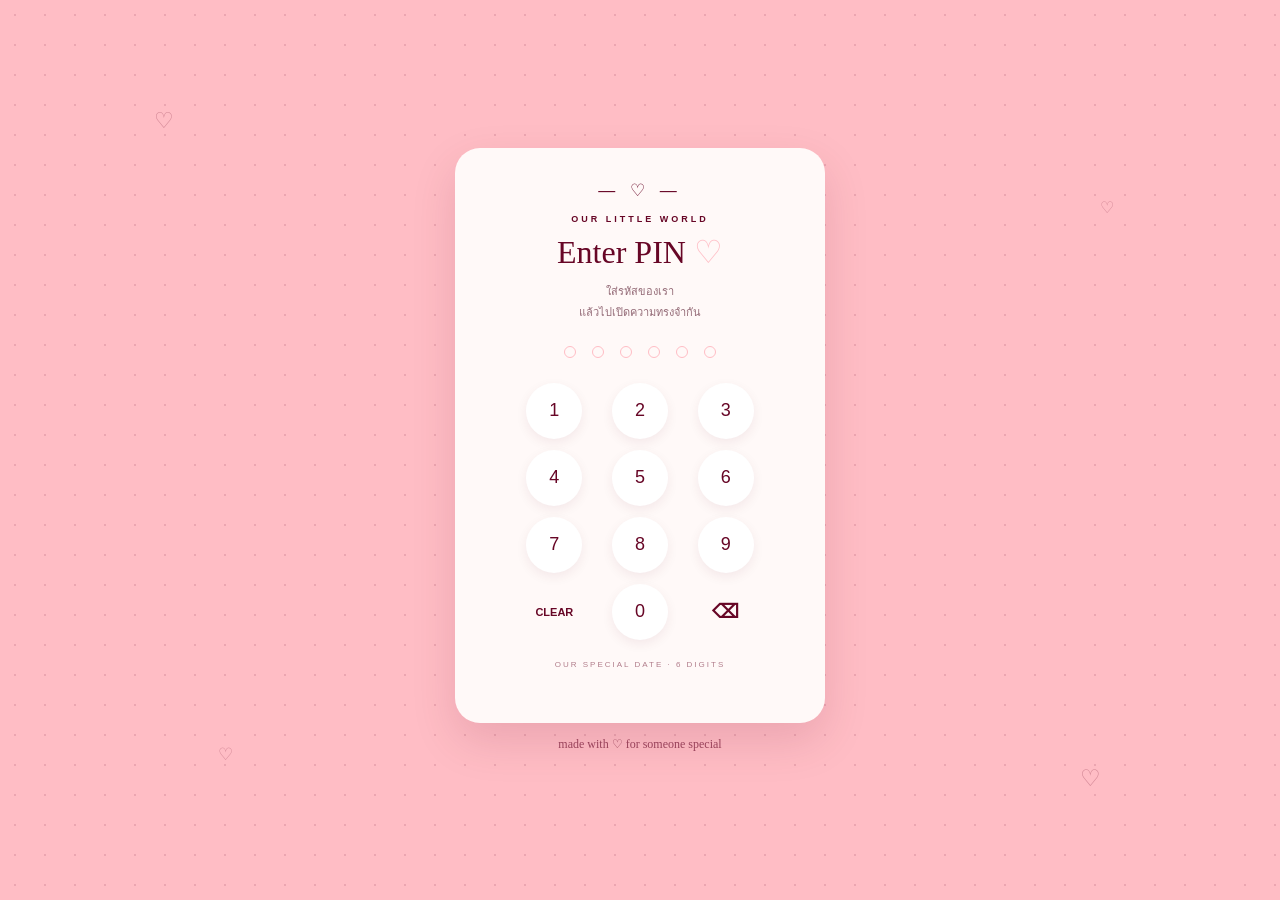
<file: index.html>
<!DOCTYPE html>
<html lang="th">
<head>
<meta charset="UTF-8">
<meta name="viewport" content="width=device-width, initial-scale=1.0">
<title>Our Anniversary ♡</title>

<style>
:root {
  --claret: #670626;
  --pink: #FFBDC5;
  --cream: #FFF9F8;
  --soft-pink: #FDECEF;
}

* {
  box-sizing: border-box;
  margin: 0;
  padding: 0;
}

body {
  min-height: 100vh;
  min-height: 100svh;
  display: flex;
  align-items: center;
  justify-content: center;
  overflow: hidden;
  padding: 20px;
  font-family: Arial, sans-serif;
  color: var(--claret);

  background-color: var(--pink);
  background-image: radial-gradient(
    rgba(103, 6, 38, 0.13) 1.4px,
    transparent 1.5px
  );
  background-size: 30px 30px;
}

.decoration {
  position: fixed;
  color: rgba(103, 6, 38, 0.3);
  pointer-events: none;
  animation: float 4s ease-in-out infinite;
}

.heart1 { top: 12%; left: 12%; font-size: 22px; }
.heart2 { top: 22%; right: 13%; font-size: 16px; animation-delay: 1s; }
.heart3 { bottom: 15%; left: 17%; font-size: 17px; animation-delay: 2s; }
.heart4 { bottom: 12%; right: 14%; font-size: 23px; animation-delay: 3s; }

@keyframes float {
  50% { transform: translateY(-7px); }
}

.container {
  position: relative;
  z-index: 1;
  width: 100%;
  max-width: 370px;
}

.card {
  width: 100%;
  padding: 32px 25px 25px;
  text-align: center;
  border-radius: 25px;
  background: var(--cream);
  box-shadow: 0 18px 45px rgba(103, 6, 38, 0.13);
}

.ornament {
  margin-bottom: 13px;
  font-size: 17px;
  letter-spacing: 5px;
}

.eyebrow {
  margin-bottom: 9px;
  font-size: 9px;
  font-weight: bold;
  letter-spacing: 3px;
  color: var(--claret);
}

h1 {
  margin-bottom: 10px;
  font-family: Georgia, serif;
  font-size: 32px;
  font-weight: normal;
  color: var(--claret);
}

h1 span {
  color: var(--pink);
}

.subtitle {
  margin-bottom: 23px;
  color: #946b77;
  font-size: 11px;
  line-height: 1.9;
}

.dots {
  display: flex;
  justify-content: center;
  align-items: center;
  gap: 16px;
  margin-bottom: 25px;
}

.dots span {
  position: relative;
  display: block;
  width: 12px;
  height: 12px;
  border: 1.7px solid var(--pink);
  border-radius: 50%;
}

.dots span.active {
  border-color: transparent;
}

.dots span.active::after {
  content: "♥";
  position: absolute;
  top: 50%;
  left: 50%;
  transform: translate(-50%, -50%);
  color: var(--claret);
  font-size: 15px;
}

.keypad {
  display: grid;
  grid-template-columns: repeat(3, 1fr);
  gap: 11px 12px;
  max-width: 245px;
  margin: 0 auto;
}

.key {
  width: 56px;
  height: 56px;
  justify-self: center;
  border: none;
  border-radius: 50%;
  background: white;
  color: var(--claret);
  font-size: 18px;
  cursor: pointer;
  box-shadow: 0 4px 12px rgba(103, 6, 38, 0.07);
  transition: 0.15s ease;
}

.key:hover {
  background: var(--soft-pink);
}

.key:active {
  transform: scale(0.9);
  background: var(--pink);
}

.action {
  width: 56px;
  height: 56px;
  justify-self: center;
  border: none;
  background: transparent;
  color: var(--claret);
  font-size: 11px;
  font-weight: bold;
  cursor: pointer;
}

.action.delete {
  font-size: 19px;
}

.hint {
  margin-top: 20px;
  color: #b17d8b;
  font-size: 8px;
  letter-spacing: 2px;
}

#error {
  min-height: 19px;
  margin-top: 10px;
  color: var(--claret);
  font-size: 11px;
}

.card.shake {
  animation: shake 0.35s ease;
}

@keyframes shake {
  25% { transform: translateX(-6px); }
  50% { transform: translateX(6px); }
  75% { transform: translateX(-4px); }
}

.footer {
  margin-top: 14px;
  text-align: center;
  color: var(--claret);
  opacity: 0.65;
  font-family: Georgia, serif;
  font-size: 12px;
}

@media (max-width: 380px) {
  .card {
    padding: 27px 20px 21px;
  }

  .key, .action {
    width: 52px;
    height: 52px;
  }

  .dots {
    gap: 14px;
  }
}

@media (max-height: 650px) {
  .card {
    padding-top: 20px;
    padding-bottom: 15px;
  }

  .subtitle {
    margin-bottom: 13px;
  }

  .dots {
    margin-bottom: 14px;
  }

  .key, .action {
    height: 46px;
    width: 46px;
  }

  .keypad {
    gap: 7px 12px;
  }

  .hint {
    margin-top: 11px;
  }
}
</style>
</head>

<body>

<div class="decoration heart1">♡</div>
<div class="decoration heart2">♡</div>
<div class="decoration heart3">♡</div>
<div class="decoration heart4">♡</div>

<main class="container">
  <section class="card" id="pinCard">

    <div class="ornament">— ♡ —</div>

    <p class="eyebrow">OUR LITTLE WORLD</p>

    <h1>Enter PIN <span>♡</span></h1>

    <p class="subtitle">
      ใส่รหัสของเรา<br>
      แล้วไปเปิดความทรงจำกัน
    </p>

    <div class="dots" id="dots">
      <span></span>
      <span></span>
      <span></span>
      <span></span>
      <span></span>
      <span></span>
    </div>

    <div class="keypad">
      <button class="key" data-num="1">1</button>
      <button class="key" data-num="2">2</button>
      <button class="key" data-num="3">3</button>

      <button class="key" data-num="4">4</button>
      <button class="key" data-num="5">5</button>
      <button class="key" data-num="6">6</button>

      <button class="key" data-num="7">7</button>
      <button class="key" data-num="8">8</button>
      <button class="key" data-num="9">9</button>

      <button class="action" id="clear">CLEAR</button>
      <button class="key" data-num="0">0</button>
      <button class="action delete" id="delete">⌫</button>
    </div>

    <p class="hint">OUR SPECIAL DATE · 6 DIGITS</p>
    <p id="error"></p>

  </section>

  <p class="footer">made with ♡ for someone special</p>
</main>

<script>
const correctPIN = "081025";
let pin = "";

const dots = document.querySelectorAll("#dots span");
const error = document.getElementById("error");
const card = document.getElementById("pinCard");

function refreshDots() {
  dots.forEach((dot, index) => {
    dot.classList.toggle("active", index < pin.length);
  });
}

function clearPIN() {
  pin = "";
  error.textContent = "";
  refreshDots();
}

function removeDigit() {
  pin = pin.slice(0, -1);
  error.textContent = "";
  refreshDots();
}

function enterDigit(number) {
  if (pin.length >= 6) return;

  pin += number;
  error.textContent = "";
  refreshDots();

  if (pin.length === 6) checkPIN();
}

function checkPIN() {
  if (pin === correctPIN) {
    error.textContent = "♡ Welcome to our story ♡";

    setTimeout(() => {
      window.location.href = "story.html";
    }, 500);

    return;
  }

  error.textContent = "รหัสไม่ถูกต้อง ลองอีกครั้งนะ ♡";
  card.classList.remove("shake");
  void card.offsetWidth;
  card.classList.add("shake");

  setTimeout(() => {
    clearPIN();
    card.classList.remove("shake");
  }, 650);
}

document.querySelectorAll("[data-num]").forEach(button => {
  button.addEventListener("click", () => {
    enterDigit(button.dataset.num);
  });
});

document.getElementById("clear").addEventListener("click", clearPIN);
document.getElementById("delete").addEventListener("click", removeDigit);

document.addEventListener("keydown", event => {
  if (/^[0-9]$/.test(event.key)) enterDigit(event.key);
  if (event.key === "Backspace" || event.key === "Delete") removeDigit();
  if (event.key === "Escape") clearPIN();
});

refreshDots();
</script>

</body>
</html>
</file>
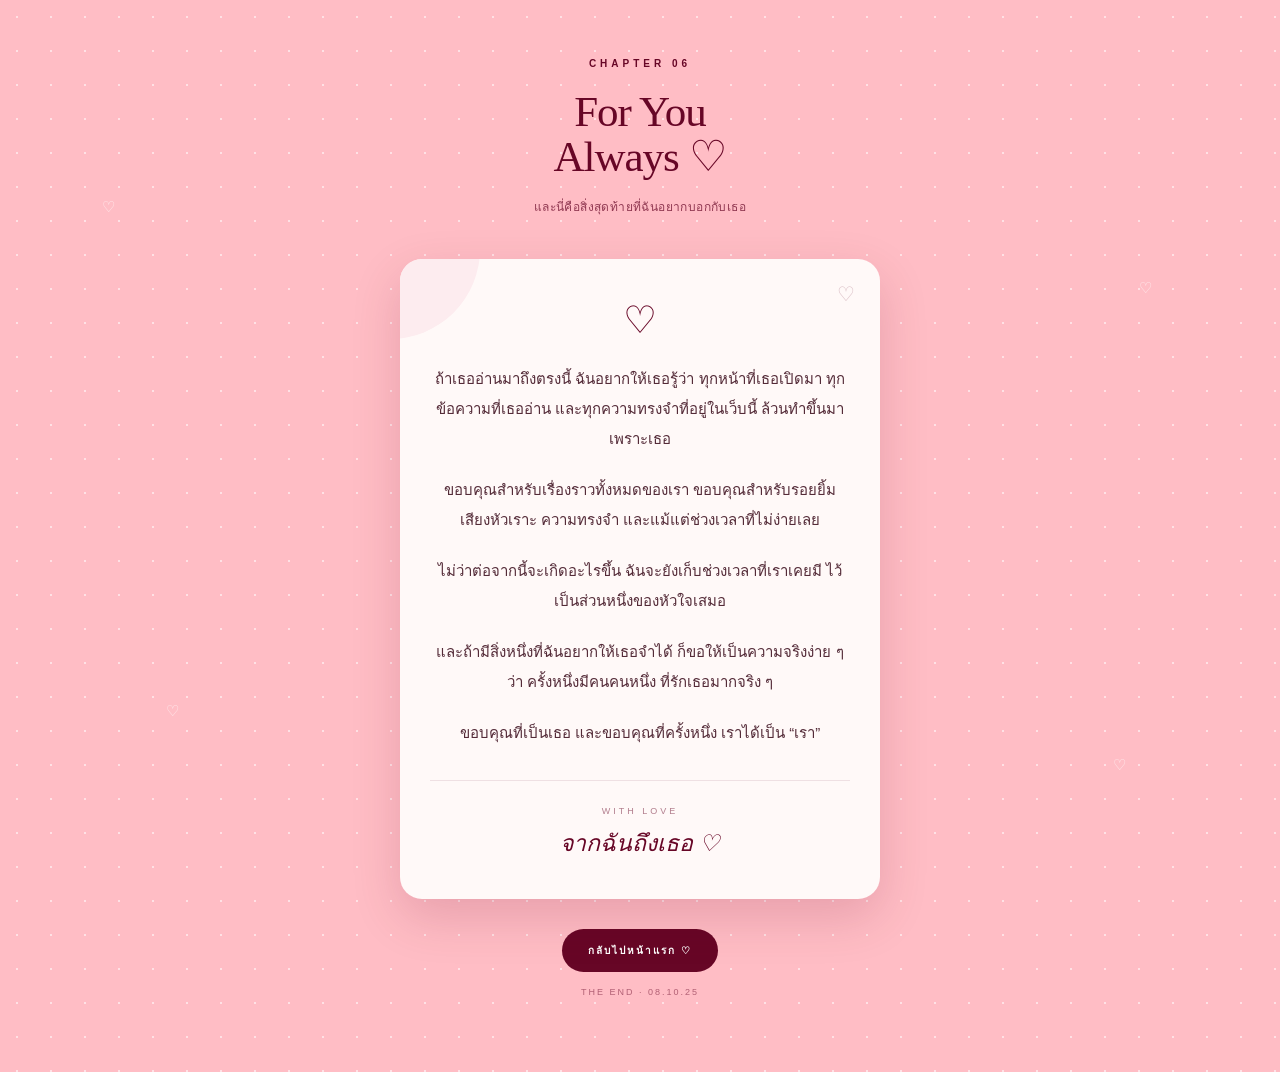
<file: final.html>
<!DOCTYPE html>
<html lang="th">
<head>
<meta charset="UTF-8">
<meta name="viewport" content="width=device-width, initial-scale=1.0">

<title>For You ♡</title>

<style>

:root{
  --claret:#670626;
  --pink:#FFBDC5;
  --cream:#FFF9F8;
  --soft:#FDECEF;
}

*{
  box-sizing:border-box;
  margin:0;
  padding:0;
}

html{
  scroll-behavior:smooth;
}

body{
  min-height:100vh;

  background-color:var(--pink);

  background-image:
    radial-gradient(
      circle,
      rgba(255,255,255,.55) 1.4px,
      transparent 1.5px
    );

  background-size:34px 34px;

  color:var(--claret);

  font-family:
    -apple-system,
    BlinkMacSystemFont,
    "Segoe UI",
    "Noto Sans Thai",
    sans-serif;

  overflow-x:hidden;
}


/* =========================
   FLOATING HEARTS
========================= */

.heart{
  position:fixed;

  color:rgba(255,255,255,.75);

  font-family:Georgia,serif;

  font-size:15px;

  pointer-events:none;

  animation:
    float 5s ease-in-out infinite;
}

.heart1{
  left:8%;
  top:22%;
}

.heart2{
  right:10%;
  top:31%;
  animation-delay:1s;
}

.heart3{
  left:13%;
  bottom:20%;
  animation-delay:2s;
}

.heart4{
  right:12%;
  bottom:14%;
  animation-delay:.7s;
}

@keyframes float{

  0%,100%{
    transform:
      translateY(0)
      rotate(0deg);

    opacity:.35;
  }

  50%{
    transform:
      translateY(-13px)
      rotate(8deg);

    opacity:.9;
  }

}


/* =========================
   PAGE
========================= */

.page{
  width:100%;
  max-width:520px;

  min-height:100vh;

  margin:0 auto;

  padding:
    58px 20px 75px;

  display:flex;
  flex-direction:column;

  align-items:center;

  text-align:center;
}


/* =========================
   CHAPTER
========================= */

.chapter{
  font-size:10px;

  font-weight:700;

  letter-spacing:4px;

  margin-bottom:20px;
}


/* =========================
   MAIN TITLE
========================= */

h1{
  font-family:
    Georgia,
    "Times New Roman",
    serif;

  font-size:43px;

  line-height:1.05;

  font-weight:500;

  letter-spacing:-1px;
}


/* =========================
   SUBTITLE
========================= */

.subtitle{
  margin-top:17px;

  max-width:360px;

  font-size:12px;

  line-height:1.9;

  letter-spacing:.4px;

  opacity:.72;
}


/* =========================
   FINAL CARD
========================= */

.final-card{
  position:relative;

  width:100%;

  margin-top:40px;

  background:var(--cream);

  border-radius:22px;

  padding:
    42px 30px 38px;

  box-shadow:
    0 18px 50px rgba(103,6,38,.16);

  overflow:hidden;
}


/* decorative circle */

.final-card::before{
  content:"";

  position:absolute;

  width:180px;
  height:180px;

  left:-100px;
  top:-100px;

  border-radius:50%;

  background:var(--soft);
}


/* decorative circle */

.final-card::after{
  content:"♡";

  position:absolute;

  right:25px;
  top:23px;

  font-family:
    Georgia,
    serif;

  font-size:20px;

  opacity:.25;
}


/* =========================
   HEART
========================= */

.big-heart{
  position:relative;
  z-index:2;

  font-family:
    Georgia,
    serif;

  font-size:38px;

  line-height:1;

  margin-bottom:25px;
}


/* =========================
   MESSAGE
========================= */

.message{
  position:relative;
  z-index:2;

  color:#542b38;

  font-size:15px;

  line-height:2;

  text-align:center;
}

.message p{
  margin-bottom:21px;
}

.message p:last-child{
  margin-bottom:0;
}


/* =========================
   CLOSING
========================= */

.closing{
  position:relative;
  z-index:2;

  margin-top:32px;

  padding-top:25px;

  border-top:
    1px solid rgba(103,6,38,.1);
}

.closing-small{
  font-size:9px;

  letter-spacing:3px;

  opacity:.5;

  margin-bottom:9px;
}

.closing-name{
  font-family:
    Georgia,
    "Times New Roman",
    serif;

  font-size:23px;

  font-style:italic;
}


/* =========================
   BUTTON
========================= */

.back-area{
  margin-top:30px;
}

.back{
  display:inline-block;

  background:var(--claret);

  color:#fff;

  text-decoration:none;

  padding:
    14px 26px;

  border-radius:999px;

  font-size:10px;

  font-weight:600;

  letter-spacing:2px;

  transition:
    transform .2s ease,
    box-shadow .2s ease;
}

.back:hover{
  transform:translateY(-2px);

  box-shadow:
    0 10px 25px rgba(103,6,38,.22);
}


/* =========================
   BOTTOM TEXT
========================= */

.bottom-text{
  margin-top:15px;

  font-size:9px;

  letter-spacing:2px;

  opacity:.5;
}


/* =========================
   MOBILE
========================= */

@media(max-width:480px){

  .page{
    padding:
      48px 17px 60px;
  }

  h1{
    font-size:36px;
  }

  .subtitle{
    font-size:11px;
  }

  .final-card{
    padding:
      35px 22px 32px;

    border-radius:19px;
  }

  .message{
    font-size:14px;

    line-height:1.9;
  }

  .closing-name{
    font-size:21px;
  }

}

</style>
</head>


<body>


<!-- FLOATING HEARTS -->

<div class="heart heart1">♡</div>
<div class="heart heart2">♡</div>
<div class="heart heart3">♡</div>
<div class="heart heart4">♡</div>


<!-- MAIN PAGE -->

<div class="page">


  <!-- CHAPTER -->

  <div class="chapter">
    CHAPTER 06
  </div>


  <!-- TITLE -->

  <h1>
    For You<br>
    Always ♡
  </h1>


  <!-- SUBTITLE -->

  <div class="subtitle">
    และนี่คือสิ่งสุดท้ายที่ฉันอยากบอกกับเธอ
  </div>


  <!-- FINAL CARD -->

  <div class="final-card">


    <!-- HEART -->

    <div class="big-heart">
      ♡
    </div>


    <!-- MESSAGE -->

    <div class="message">

      <p>
        ถ้าเธออ่านมาถึงตรงนี้
        ฉันอยากให้เธอรู้ว่า
        ทุกหน้าที่เธอเปิดมา
        ทุกข้อความที่เธออ่าน
        และทุกความทรงจำที่อยู่ในเว็บนี้
        ล้วนทำขึ้นมาเพราะเธอ
      </p>


      <p>
        ขอบคุณสำหรับเรื่องราวทั้งหมดของเรา
        ขอบคุณสำหรับรอยยิ้ม
        เสียงหัวเราะ
        ความทรงจำ
        และแม้แต่ช่วงเวลาที่ไม่ง่ายเลย
      </p>


      <p>
        ไม่ว่าต่อจากนี้จะเกิดอะไรขึ้น
        ฉันจะยังเก็บช่วงเวลาที่เราเคยมี
        ไว้เป็นส่วนหนึ่งของหัวใจเสมอ
      </p>


      <p>
        และถ้ามีสิ่งหนึ่งที่ฉันอยากให้เธอจำได้
        ก็ขอให้เป็นความจริงง่าย ๆ ว่า
        ครั้งหนึ่งมีคนคนหนึ่ง
        ที่รักเธอมากจริง ๆ
      </p>


      <p>
        ขอบคุณที่เป็นเธอ
        และขอบคุณที่ครั้งหนึ่ง
        เราได้เป็น “เรา”
      </p>

    </div>


    <!-- CLOSING -->

    <div class="closing">

      <div class="closing-small">
        WITH LOVE
      </div>

      <div class="closing-name">
        จากฉันถึงเธอ ♡
      </div>

    </div>


  </div>


  <!-- BUTTON -->

  <div class="back-area">

    <a href="index.html" class="back">
      กลับไปหน้าแรก ♡
    </a>

    <div class="bottom-text">
      THE END · 08.10.25
    </div>

  </div>


</div>

</body>
</html>
</file>
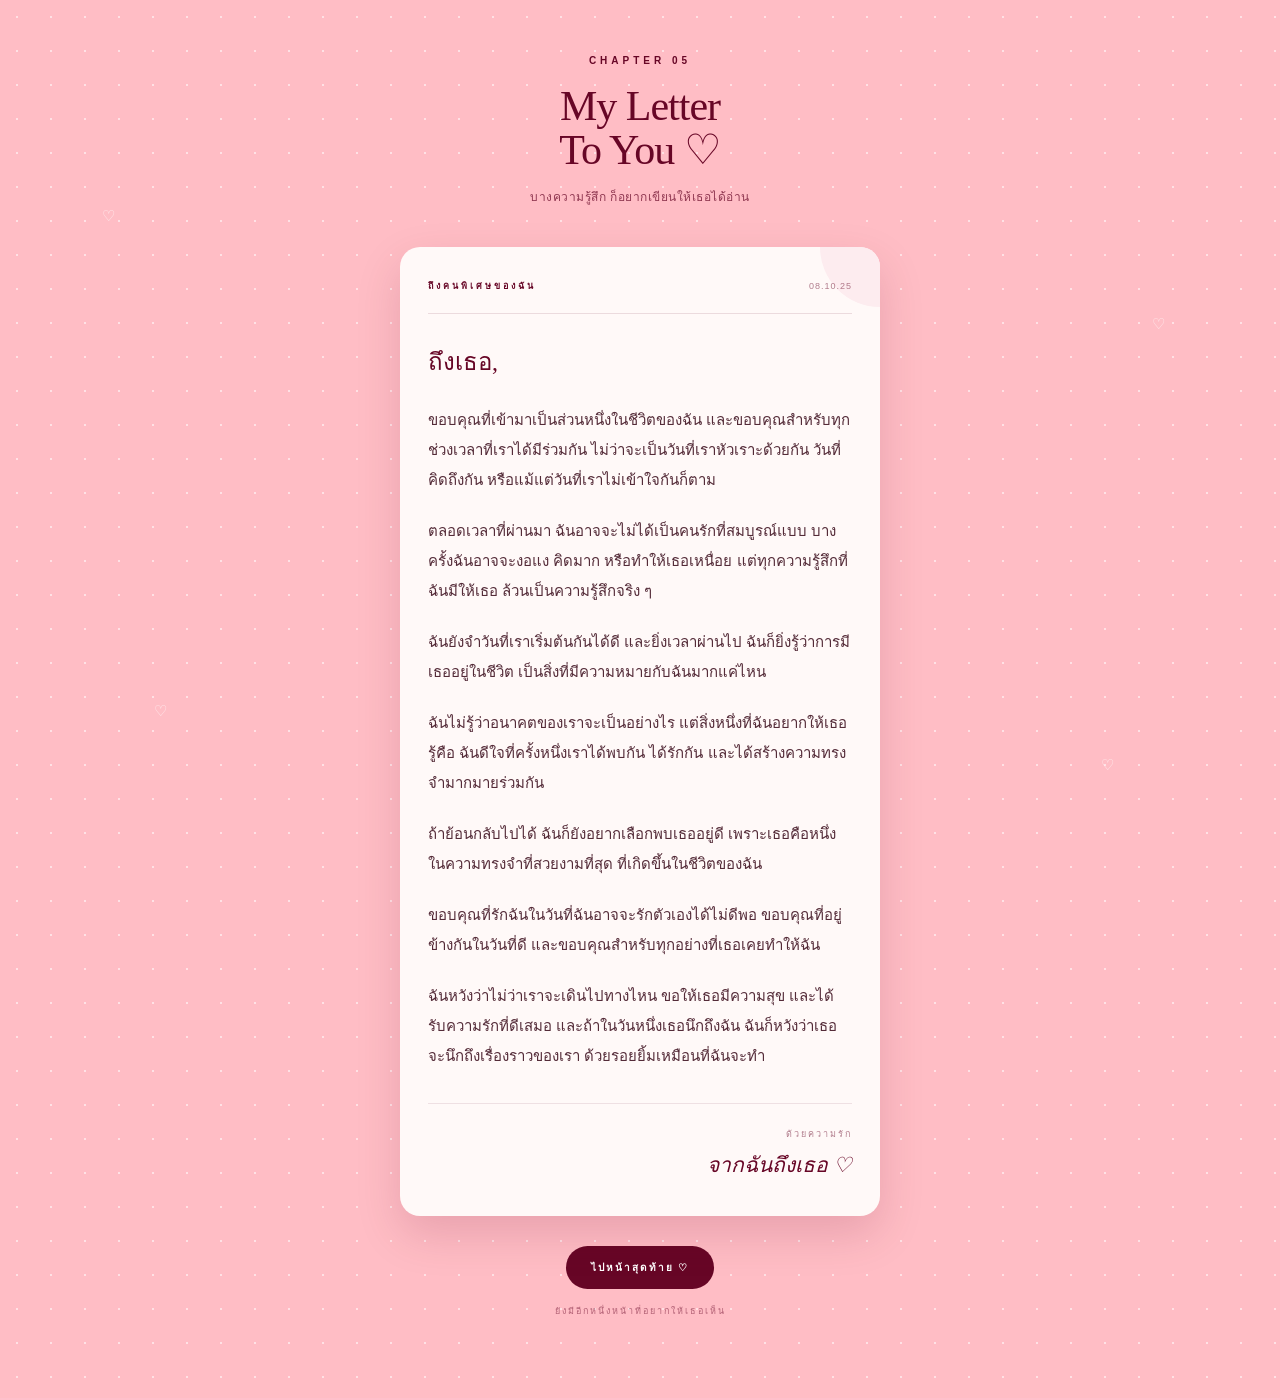
<file: letter.html>
<!DOCTYPE html>
<html lang="th">
<head>
<meta charset="UTF-8">
<meta name="viewport" content="width=device-width, initial-scale=1.0">

<title>My Letter ♡</title>

<style>

:root{
  --claret:#670626;
  --pink:#FFBDC5;
  --cream:#FFF9F8;
  --soft:#FDECEF;
}

*{
  box-sizing:border-box;
  margin:0;
  padding:0;
}

html{
  scroll-behavior:smooth;
}

body{
  min-height:100vh;
  background-color:var(--pink);

  background-image:
    radial-gradient(
      circle,
      rgba(255,255,255,.55) 1.4px,
      transparent 1.5px
    );

  background-size:34px 34px;

  color:var(--claret);

  font-family:
    -apple-system,
    BlinkMacSystemFont,
    "Segoe UI",
    "Noto Sans Thai",
    sans-serif;

  overflow-x:hidden;
}

.page{
  width:100%;
  max-width:520px;
  margin:0 auto;
  padding:55px 20px 80px;
}

.chapter{
  text-align:center;
  font-size:10px;
  font-weight:700;
  letter-spacing:4px;
  margin-bottom:18px;
}

h1{
  text-align:center;

  font-family:
    Georgia,
    "Times New Roman",
    serif;

  font-size:42px;
  line-height:1.05;
  font-weight:500;
  letter-spacing:-1px;
}

.subtitle{
  text-align:center;
  margin-top:15px;
  font-size:12px;
  line-height:1.8;
  letter-spacing:.5px;
  opacity:.72;
}

.letter{
  position:relative;
  margin-top:38px;
  background:var(--cream);
  border-radius:20px;
  padding:32px 28px 35px;
  box-shadow:0 18px 45px rgba(103,6,38,.15);
  overflow:hidden;
}

.letter::before{
  content:"♡";
  position:absolute;
  right:24px;
  top:20px;
  font-family:Georgia,serif;
  font-size:18px;
  opacity:.25;
}

.letter::after{
  content:"";
  position:absolute;
  width:120px;
  height:120px;
  right:-60px;
  top:-60px;
  border-radius:50%;
  background:var(--soft);
}

.letter-header{
  position:relative;
  z-index:2;
  display:flex;
  justify-content:space-between;
  align-items:center;
  padding-bottom:20px;
  margin-bottom:28px;
  border-bottom:1px solid rgba(103,6,38,.12);
}

.label{
  font-size:9px;
  font-weight:700;
  letter-spacing:3px;
}

.date{
  font-size:9px;
  letter-spacing:1px;
  opacity:.5;
}

.greeting{
  position:relative;
  z-index:2;

  font-family:
    Georgia,
    "Times New Roman",
    serif;

  font-size:24px;
  margin-bottom:24px;
}

.letter-text{
  position:relative;
  z-index:2;

  font-family:
    -apple-system,
    BlinkMacSystemFont,
    "Segoe UI",
    "Noto Sans Thai",
    sans-serif;

  color:#542b38;
  font-size:15px;
  line-height:2;
}

.letter-text p{
  margin-bottom:21px;
}

.letter-text p:last-child{
  margin-bottom:0;
}

.signature{
  position:relative;
  z-index:2;
  margin-top:32px;
  padding-top:23px;
  border-top:1px solid rgba(103,6,38,.1);
  text-align:right;
}

.signature-small{
  font-size:9px;
  letter-spacing:2px;
  opacity:.5;
  margin-bottom:7px;
}

.signature-name{
  font-family:
    Georgia,
    "Times New Roman",
    serif;

  font-size:21px;
  font-style:italic;
}

.next-area{
  text-align:center;
  margin-top:30px;
}

.next{
  display:inline-block;
  background:var(--claret);
  color:#fff;
  text-decoration:none;
  padding:14px 25px;
  border-radius:999px;
  font-size:10px;
  font-weight:600;
  letter-spacing:2px;

  transition:
    transform .2s ease,
    box-shadow .2s ease;
}

.next:hover{
  transform:translateY(-2px);
  box-shadow:0 10px 25px rgba(103,6,38,.22);
}

.hint{
  margin-top:15px;
  font-size:9px;
  letter-spacing:2px;
  opacity:.5;
}

.heart{
  position:fixed;
  color:rgba(255,255,255,.75);
  font-family:Georgia,serif;
  font-size:15px;
  pointer-events:none;
  animation:float 5s ease-in-out infinite;
}

.heart1{
  left:8%;
  top:23%;
}

.heart2{
  right:9%;
  top:35%;
  animation-delay:1s;
}

.heart3{
  left:12%;
  bottom:20%;
  animation-delay:2s;
}

.heart4{
  right:13%;
  bottom:14%;
  animation-delay:.7s;
}

@keyframes float{

  0%,100%{
    transform:
      translateY(0)
      rotate(0deg);
    opacity:.4;
  }

  50%{
    transform:
      translateY(-13px)
      rotate(8deg);
    opacity:.9;
  }

}

@media(max-width:480px){

  .page{
    padding:45px 17px 65px;
  }

  h1{
    font-size:35px;
  }

  .letter{
    padding:28px 22px 32px;
    border-radius:18px;
  }

  .letter-text{
    font-size:14px;
    line-height:1.9;
  }

  .greeting{
    font-size:21px;
  }

  .letter-header{
    gap:10px;
  }

}

</style>
</head>

<body>

<div class="heart heart1">♡</div>
<div class="heart heart2">♡</div>
<div class="heart heart3">♡</div>
<div class="heart heart4">♡</div>


<div class="page">

  <div class="chapter">
    CHAPTER 05
  </div>

  <h1>
    My Letter<br>
    To You ♡
  </h1>

  <div class="subtitle">
    บางความรู้สึก ก็อยากเขียนให้เธอได้อ่าน
  </div>


  <div class="letter">

    <div class="letter-header">

      <div class="label">
        ถึงคนพิเศษของฉัน
      </div>

      <div class="date">
        08.10.25
      </div>

    </div>


    <div class="greeting">
      ถึงเธอ,
    </div>


    <div class="letter-text">

      <p>
        ขอบคุณที่เข้ามาเป็นส่วนหนึ่งในชีวิตของฉัน
        และขอบคุณสำหรับทุกช่วงเวลาที่เราได้มีร่วมกัน
        ไม่ว่าจะเป็นวันที่เราหัวเราะด้วยกัน
        วันที่คิดถึงกัน
        หรือแม้แต่วันที่เราไม่เข้าใจกันก็ตาม
      </p>

      <p>
        ตลอดเวลาที่ผ่านมา
        ฉันอาจจะไม่ได้เป็นคนรักที่สมบูรณ์แบบ
        บางครั้งฉันอาจจะงอแง คิดมาก
        หรือทำให้เธอเหนื่อย
        แต่ทุกความรู้สึกที่ฉันมีให้เธอ
        ล้วนเป็นความรู้สึกจริง ๆ
      </p>

      <p>
        ฉันยังจำวันที่เราเริ่มต้นกันได้ดี
        และยิ่งเวลาผ่านไป
        ฉันก็ยิ่งรู้ว่าการมีเธออยู่ในชีวิต
        เป็นสิ่งที่มีความหมายกับฉันมากแค่ไหน
      </p>

      <p>
        ฉันไม่รู้ว่าอนาคตของเราจะเป็นอย่างไร
        แต่สิ่งหนึ่งที่ฉันอยากให้เธอรู้คือ
        ฉันดีใจที่ครั้งหนึ่งเราได้พบกัน
        ได้รักกัน
        และได้สร้างความทรงจำมากมายร่วมกัน
      </p>

      <p>
        ถ้าย้อนกลับไปได้
        ฉันก็ยังอยากเลือกพบเธออยู่ดี
        เพราะเธอคือหนึ่งในความทรงจำที่สวยงามที่สุด
        ที่เกิดขึ้นในชีวิตของฉัน
      </p>

      <p>
        ขอบคุณที่รักฉันในวันที่ฉันอาจจะรักตัวเองได้ไม่ดีพอ
        ขอบคุณที่อยู่ข้างกันในวันที่ดี
        และขอบคุณสำหรับทุกอย่างที่เธอเคยทำให้ฉัน
      </p>

      <p>
        ฉันหวังว่าไม่ว่าเราจะเดินไปทางไหน
        ขอให้เธอมีความสุข
        และได้รับความรักที่ดีเสมอ
        และถ้าในวันหนึ่งเธอนึกถึงฉัน
        ฉันก็หวังว่าเธอจะนึกถึงเรื่องราวของเรา
        ด้วยรอยยิ้มเหมือนที่ฉันจะทำ
      </p>

    </div>


    <div class="signature">

      <div class="signature-small">
        ด้วยความรัก
      </div>

      <div class="signature-name">
        จากฉันถึงเธอ ♡
      </div>

    </div>

  </div>


  <div class="next-area">

    <a href="final.html" class="next">
      ไปหน้าสุดท้าย ♡
    </a>

    <div class="hint">
      ยังมีอีกหนึ่งหน้าที่อยากให้เธอเห็น
    </div>

  </div>

</div>

</body>
</html>
</file>
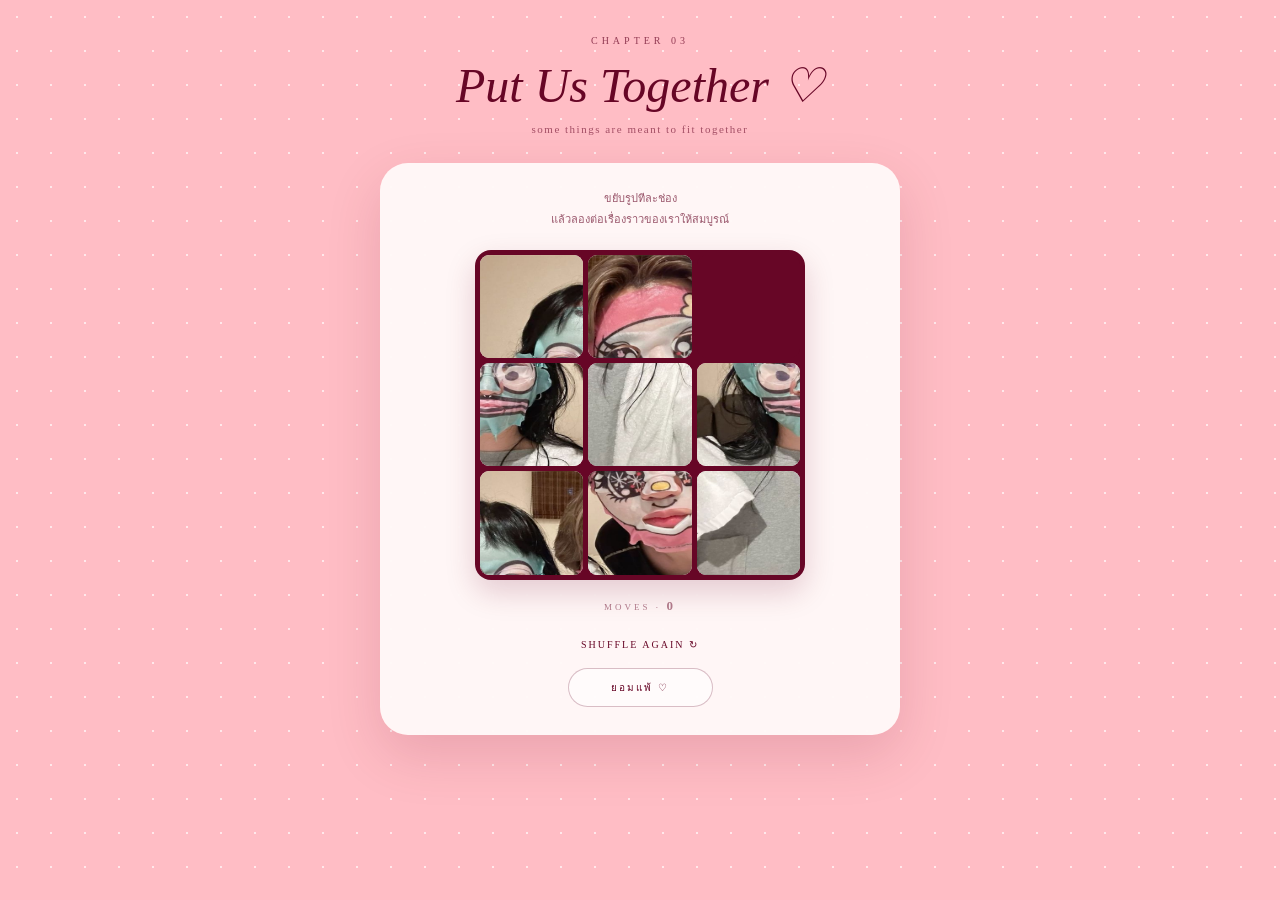
<file: puzzle.html>
<!DOCTYPE html>
<html lang="th">
<head>
<meta charset="UTF-8">
<meta name="viewport" content="width=device-width, initial-scale=1.0">

<title>Put Us Together ♡</title>

<style>
* {
  box-sizing: border-box;
  margin: 0;
  padding: 0;
}

body {
  min-height: 100vh;
  padding: 35px 18px 50px;
  font-family: Georgia, "Times New Roman", serif;
  color: #670626;

  background-color: #ffbdc5;
  background-image: radial-gradient(
    circle,
    rgba(255,255,255,0.65) 1.5px,
    transparent 1.5px
  );
  background-size: 34px 34px;

  display: flex;
  justify-content: center;
}

.page {
  width: 100%;
  max-width: 520px;
  text-align: center;
}

.chapter {
  font-size: 10px;
  letter-spacing: 4px;
  opacity: 0.7;
  margin-bottom: 14px;
}

h1 {
  font-size: clamp(34px, 10vw, 48px);
  font-weight: 400;
  font-style: italic;
  line-height: 1.1;
  margin-bottom: 10px;
}

.subtitle {
  font-size: 11px;
  letter-spacing: 1.5px;
  opacity: 0.6;
  margin-bottom: 28px;
}

.card {
  background: rgba(255,249,248,0.96);
  border-radius: 28px;
  padding: 25px 18px 28px;
  box-shadow: 0 20px 55px rgba(103,6,38,0.14);
}

.instruction {
  font-size: 11px;
  line-height: 1.9;
  opacity: 0.65;
  margin-bottom: 20px;
}

/* PUZZLE */

.puzzle {
  width: min(82vw, 330px);
  aspect-ratio: 1 / 1;

  margin: 0 auto 18px;

  display: grid;
  grid-template-columns: repeat(3, 1fr);
  gap: 5px;

  padding: 5px;

  background: #670626;
  border-radius: 16px;

  box-shadow: 0 12px 30px rgba(103,6,38,0.18);
}

.tile {
  position: relative;
  overflow: hidden;

  width: 100%;
  aspect-ratio: 1 / 1;

  border-radius: 9px;

  background: #f6e3e6;

  cursor: pointer;
}

.tile:hover {
  transform: scale(0.98);
}

.tile.empty {
  cursor: default;
  background: rgba(103,6,38,0.08);
}

.tile.empty:hover {
  transform: none;
}

/*
  ทุกชิ้นใช้รูป story-01.jpg
  แล้วเลื่อนตำแหน่งเพื่อแบ่งเป็น 9 ช่อง
*/

.tile img {
  position: absolute;

  width: 300%;
  height: 300%;

  max-width: none;

  pointer-events: none;
}

.part-0 {
  left: 0;
  top: 0;
}

.part-1 {
  left: -100%;
  top: 0;
}

.part-2 {
  left: -200%;
  top: 0;
}

.part-3 {
  left: 0;
  top: -100%;
}

.part-4 {
  left: -100%;
  top: -100%;
}

.part-5 {
  left: -200%;
  top: -100%;
}

.part-6 {
  left: 0;
  top: -200%;
}

.part-7 {
  left: -100%;
  top: -200%;
}

/* MOVES */

.moves {
  font-size: 9px;
  letter-spacing: 3px;
  opacity: 0.5;
  margin-bottom: 17px;
}

.moves span {
  font-size: 13px;
  font-weight: bold;
  color: #670626;
}

/* BUTTONS */

.buttons {
  display: flex;
  flex-direction: column;
  align-items: center;
  gap: 10px;
}

.shuffle {
  border: 0;
  background: transparent;

  color: #670626;

  font-family: Georgia, "Times New Roman", serif;
  font-size: 10px;
  letter-spacing: 2px;

  padding: 8px 18px;

  cursor: pointer;
}

.shuffle:hover {
  opacity: 0.6;
}

/* ยอมแพ้ */

.give-up {
  display: inline-flex;
  align-items: center;
  justify-content: center;

  min-width: 145px;

  padding: 11px 24px;

  border: 1px solid rgba(103,6,38,0.25);
  border-radius: 999px;

  background: rgba(255,255,255,0.6);

  color: #670626;

  text-decoration: none;

  font-size: 10px;
  letter-spacing: 2px;

  transition: 0.25s ease;
}

.give-up:hover {
  background: #670626;
  color: #fff9f8;

  transform: translateY(-2px);
}

/* SUCCESS */

.success {
  display: none;
  margin-top: 22px;
}

.success.show {
  display: block;
}

.heart {
  font-size: 40px;
  margin-bottom: 8px;
}

.success h2 {
  font-size: 28px;
  font-weight: 400;
  font-style: italic;
  margin-bottom: 8px;
}

.success p {
  font-size: 11px;
  line-height: 1.9;
  opacity: 0.65;
  margin-bottom: 18px;
}

.continue {
  display: inline-flex;
  padding: 12px 25px;

  border-radius: 999px;

  background: #670626;
  color: #fff9f8;

  text-decoration: none;

  font-size: 10px;
  letter-spacing: 2px;
}

@media (max-width: 480px) {
  body {
    padding: 30px 14px 45px;
  }

  .card {
    padding-left: 14px;
    padding-right: 14px;
  }

  .puzzle {
    width: min(84vw, 315px);
  }

  h1 {
    font-size: 36px;
  }
}
</style>
</head>

<body>

<div class="page">

  <div class="chapter">
    CHAPTER 03
  </div>

  <h1>
    Put Us Together ♡
  </h1>

  <div class="subtitle">
    some things are meant to fit together
  </div>

  <div class="card">

    <div class="instruction">
      ขยับรูปทีละช่อง<br>
      แล้วลองต่อเรื่องราวของเราให้สมบูรณ์
    </div>

    <div
      id="puzzle"
      class="puzzle">
    </div>

    <div class="moves">
      MOVES ·
      <span id="moveCount">0</span>
    </div>

    <div class="buttons">

      <button
        id="shuffleButton"
        class="shuffle"
        type="button">
        SHUFFLE AGAIN ↻
      </button>

      <a
        class="give-up"
        href="song.html">
        ยอมแพ้ ♡
      </a>

    </div>

    <div
      id="success"
      class="success">

      <div class="heart">
        ♡
      </div>

      <h2>
        We Fit Together
      </h2>

      <p>
        ต่อให้ต้องผ่านกี่ชิ้นส่วน<br>
        สุดท้ายเราก็ยังกลับมาอยู่ด้วยกัน
      </p>

      <a
        class="continue"
        href="song.html">
        CONTINUE ♡
      </a>

    </div>

  </div>

</div>


<script>
const puzzle = document.getElementById("puzzle");
const moveCount = document.getElementById("moveCount");
const success = document.getElementById("success");
const shuffleButton = document.getElementById("shuffleButton");

let board = [0,1,2,3,4,5,6,7,8];
let moves = 0;

/*
  8 = ช่องว่าง
*/

const neighbors = {
  0: [1,3],
  1: [0,2,4],
  2: [1,5],
  3: [0,4,6],
  4: [1,3,5,7],
  5: [2,4,8],
  6: [3,7],
  7: [4,6,8],
  8: [5,7]
};


/* สร้าง Puzzle */

function renderPuzzle() {

  puzzle.innerHTML = "";

  for (let i = 0; i < board.length; i++) {

    const value = board[i];

    const tile = document.createElement("div");

    tile.className = "tile";

    if (value === 8) {

      tile.classList.add("empty");

    } else {

      const image = document.createElement("img");

      image.src = "story-01.jpg";
      image.alt = "Our story";

      image.className = "part-" + value;

      tile.appendChild(image);

      tile.addEventListener("click", function() {
        moveTile(i);
      });
    }

    puzzle.appendChild(tile);
  }

  moveCount.textContent = moves;
}


/* ขยับชิ้นส่วน */

function moveTile(index) {

  const emptyIndex = board.indexOf(8);

  if (!neighbors[emptyIndex].includes(index)) {
    return;
  }

  const temp = board[index];

  board[index] = board[emptyIndex];
  board[emptyIndex] = temp;

  moves++;

  renderPuzzle();

  checkWin();
}


/* ตรวจคำตอบ */

function checkWin() {

  const isSolved = board.every(function(value, index) {
    return value === index;
  });

  if (isSolved && moves > 0) {

    success.classList.add("show");

    shuffleButton.style.display = "none";

    document.querySelector(".give-up").style.display = "none";
  }
}


/* สุ่ม Puzzle */

function shufflePuzzle() {

  board = [0,1,2,3,4,5,6,7,8];

  let previous = -1;

  for (let i = 0; i < 80; i++) {

    const emptyIndex = board.indexOf(8);

    let choices = neighbors[emptyIndex].filter(function(index) {
      return index !== previous;
    });

    const randomIndex =
      choices[Math.floor(Math.random() * choices.length)];

    const temp = board[randomIndex];

    board[randomIndex] = board[emptyIndex];
    board[emptyIndex] = temp;

    previous = emptyIndex;
  }
}


/* เริ่มเกมใหม่ */

function newGame() {

  moves = 0;

  success.classList.remove("show");

  shuffleButton.style.display = "inline-block";

  document.querySelector(".give-up").style.display = "inline-flex";

  shufflePuzzle();

  renderPuzzle();
}


/* ปุ่มสุ่มใหม่ */

shuffleButton.addEventListener("click", function() {
  newGame();
});


/* เริ่มเกม */

newGame();
</script>

</body>
</html>
</file>
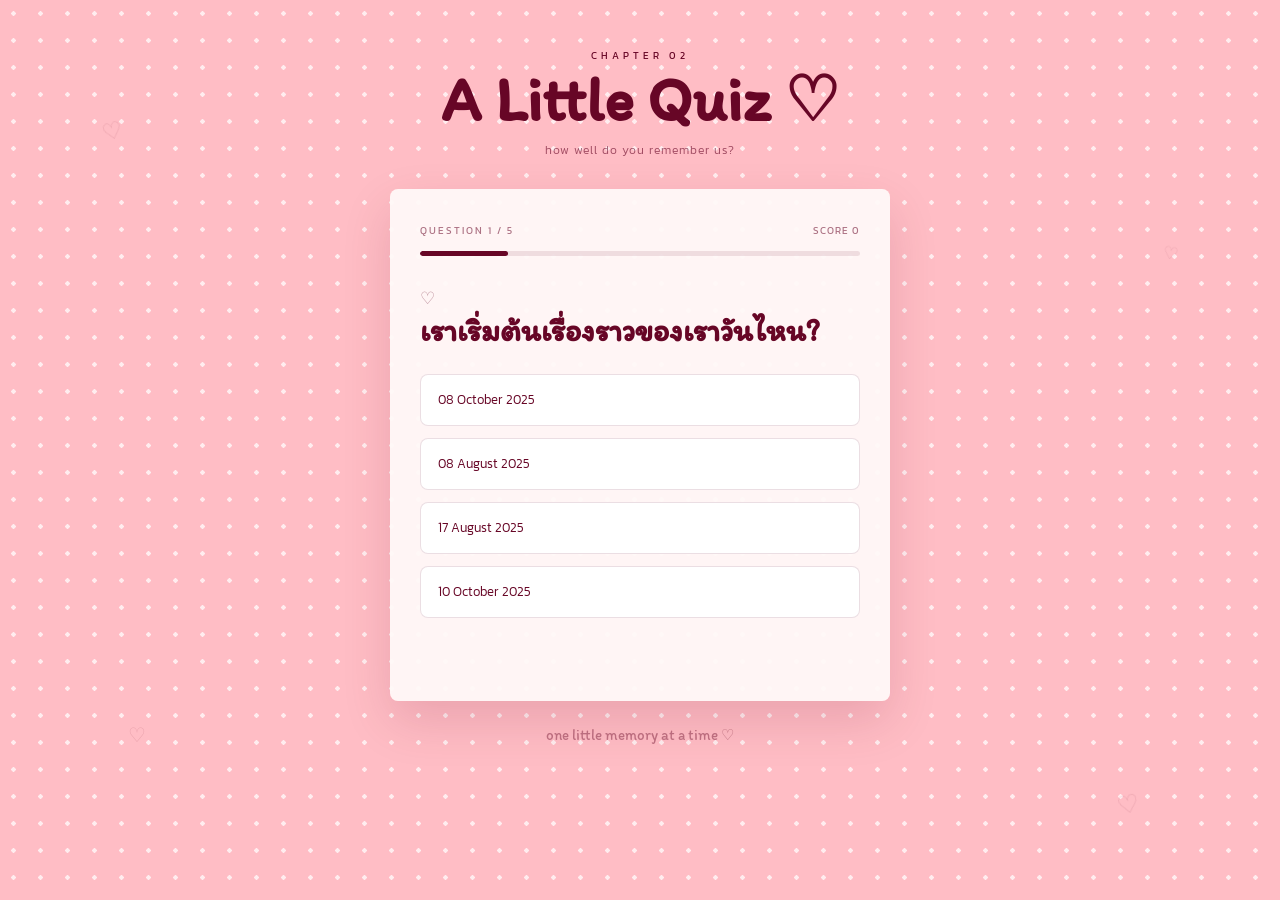
<file: quiz.html>
<!DOCTYPE html>
<html lang="en">
<head>
  <meta charset="UTF-8">
  <meta name="viewport" content="width=device-width, initial-scale=1.0">

  <title>A Little Quiz ♡</title>

  <link rel="preconnect" href="https://fonts.googleapis.com">
  <link rel="preconnect" href="https://fonts.gstatic.com" crossorigin>
  <link href="https://fonts.googleapis.com/css2?family=Itim&family=Kanit:wght@300;400;500&display=swap" rel="stylesheet">

  <style>
    :root {
      --claret: #670626;
      --pink: #ffbdc5;
      --cream: #fff9f8;
      --soft-pink: #fdecef;
      --white: #ffffff;
    }

    * {
      box-sizing: border-box;
      margin: 0;
      padding: 0;
    }

    body {
      min-height: 100vh;

      font-family: "Kanit", sans-serif;

      color: var(--claret);

      background-color: var(--pink);

      background-image:
        radial-gradient(
          circle,
          rgba(255,255,255,0.72) 2px,
          transparent 2.4px
        );

      background-size: 27px 27px;

      overflow-x: hidden;
    }

    /* =========================
       PAGE
    ========================= */

    .page {
      min-height: 100vh;

      display: flex;
      flex-direction: column;
      align-items: center;

      padding: 48px 20px 60px;

      position: relative;
    }

    /* =========================
       DECORATIONS
    ========================= */

    .heart {
      position: fixed;

      font-family: "Itim", cursive;

      color: rgba(103,6,38,0.14);

      pointer-events: none;
    }

    .heart.one {
      top: 13%;
      left: 8%;
      font-size: 23px;
      transform: rotate(-15deg);
    }

    .heart.two {
      top: 27%;
      right: 8%;
      font-size: 17px;
      transform: rotate(12deg);
    }

    .heart.three {
      bottom: 17%;
      left: 10%;
      font-size: 20px;
    }

    .heart.four {
      bottom: 9%;
      right: 11%;
      font-size: 25px;
      transform: rotate(-12deg);
    }

    /* =========================
       HEADER
    ========================= */

    .header {
      text-align: center;

      margin-bottom: 30px;

      position: relative;
      z-index: 2;
    }

    .chapter {
      font-size: 10px;

      letter-spacing: 4px;

      margin-bottom: 8px;
    }

    .title {
      font-family: "Itim", cursive;

      font-size: clamp(45px, 10vw, 62px);

      line-height: 0.95;

      margin-bottom: 11px;
    }

    .subtitle {
      font-size: 12px;

      font-weight: 300;

      letter-spacing: 1px;

      color: rgba(103,6,38,0.62);
    }

    /* =========================
       QUIZ CARD
    ========================= */

    .quiz-card {
      width: min(500px, 100%);

      padding: 34px 30px 30px;

      background: rgba(255,249,248,0.94);

      border-radius: 8px;

      box-shadow:
        0 20px 50px rgba(103,6,38,0.14);

      position: relative;
      z-index: 2;
    }

    /* =========================
       PROGRESS
    ========================= */

    .progress-row {
      display: flex;

      align-items: center;
      justify-content: space-between;

      margin-bottom: 13px;
    }

    .progress-text {
      font-size: 10px;

      letter-spacing: 2px;

      color: rgba(103,6,38,0.55);
    }

    .score {
      font-size: 10px;

      letter-spacing: 1px;

      color: rgba(103,6,38,0.55);
    }

    .progress-bar {
      width: 100%;
      height: 5px;

      border-radius: 999px;

      background: rgba(103,6,38,0.1);

      overflow: hidden;

      margin-bottom: 32px;
    }

    .progress-fill {
      width: 20%;
      height: 100%;

      background: var(--claret);

      border-radius: 999px;

      transition: width 0.4s ease;
    }

    /* =========================
       QUESTION
    ========================= */

    .question-number {
      font-family: "Itim", cursive;

      font-size: 17px;

      color: rgba(103,6,38,0.45);

      margin-bottom: 5px;
    }

    .question {
      font-family: "Itim", cursive;

      font-size: 31px;

      line-height: 1.15;

      color: var(--claret);

      margin-bottom: 25px;
    }

    /* =========================
       OPTIONS
    ========================= */

    .options {
      display: flex;

      flex-direction: column;

      gap: 12px;
    }

    .option {
      width: 100%;

      min-height: 52px;

      padding: 12px 17px;

      border: 1.5px solid rgba(103,6,38,0.13);

      border-radius: 8px;

      background: var(--white);

      color: var(--claret);

      font-family: "Kanit", sans-serif;

      font-size: 13px;

      font-weight: 300;

      text-align: left;

      cursor: pointer;

      transition:
        transform 0.2s ease,
        border-color 0.2s ease,
        background 0.2s ease,
        box-shadow 0.2s ease;
    }

    .option:hover {
      transform: translateX(5px);

      border-color: rgba(103,6,38,0.35);

      box-shadow:
        0 7px 18px rgba(103,6,38,0.08);
    }

    .option.correct {
      background: #f8e7eb;

      border-color: var(--claret);

      transform: scale(1.02);
    }

    .option.wrong {
      opacity: 0.45;

      border-color: rgba(103,6,38,0.1);
    }

    .option.disabled {
      cursor: default;

      pointer-events: none;
    }

    /* =========================
       FEEDBACK
    ========================= */

    .feedback {
      min-height: 35px;

      display: flex;

      align-items: center;
      justify-content: center;

      text-align: center;

      margin-top: 18px;

      font-family: "Itim", cursive;

      font-size: 18px;

      opacity: 0;

      transform: translateY(5px);

      transition:
        opacity 0.3s ease,
        transform 0.3s ease;
    }

    .feedback.show {
      opacity: 1;

      transform: translateY(0);
    }

    /* =========================
       RESULT
    ========================= */

    .result {
      display: none;

      text-align: center;

      animation: fadeUp 0.7s ease;
    }

    .result.show {
      display: block;
    }

    .result-heart {
      font-family: "Itim", cursive;

      font-size: 54px;

      margin-bottom: 7px;
    }

    .result-title {
      font-family: "Itim", cursive;

      font-size: 39px;

      margin-bottom: 10px;
    }

    .result-score {
      font-size: 12px;

      letter-spacing: 2px;

      color: rgba(103,6,38,0.55);

      margin-bottom: 22px;
    }

    .result-message {
      font-size: 14px;

      font-weight: 300;

      line-height: 2;

      color: rgba(103,6,38,0.75);

      margin-bottom: 25px;
    }

    .next-button {
      display: inline-flex;

      align-items: center;
      justify-content: center;

      min-width: 190px;

      padding: 13px 25px;

      border-radius: 999px;

      background: var(--claret);

      color: var(--cream);

      text-decoration: none;

      font-size: 11px;

      letter-spacing: 2px;

      box-shadow:
        0 10px 25px rgba(103,6,38,0.2);

      transition:
        transform 0.25s ease,
        box-shadow 0.25s ease;
    }

    .next-button:hover {
      transform: translateY(-3px);

      box-shadow:
        0 15px 30px rgba(103,6,38,0.25);
    }

    /* =========================
       FOOTER
    ========================= */

    .footer {
      margin-top: 25px;

      font-family: "Itim", cursive;

      font-size: 15px;

      color: rgba(103,6,38,0.42);

      position: relative;
      z-index: 2;
    }

    /* =========================
       ANIMATION
    ========================= */

    @keyframes fadeUp {
      from {
        opacity: 0;
        transform: translateY(15px);
      }

      to {
        opacity: 1;
        transform: translateY(0);
      }
    }

    @keyframes shake {
      0%, 100% {
        transform: translateX(0);
      }

      25% {
        transform: translateX(-6px);
      }

      50% {
        transform: translateX(6px);
      }

      75% {
        transform: translateX(-4px);
      }
    }

    .shake {
      animation: shake 0.35s ease;
    }

    /* =========================
       MOBILE
    ========================= */

    @media (max-width: 520px) {

      .page {
        padding: 35px 15px 50px;
      }

      .quiz-card {
        padding: 28px 20px 25px;
      }

      .question {
        font-size: 28px;
      }

      .option {
        min-height: 50px;
      }
    }
  </style>
</head>

<body>

  <div class="heart one">♡</div>
  <div class="heart two">♡</div>
  <div class="heart three">♡</div>
  <div class="heart four">♡</div>


  <main class="page">

    <!-- HEADER -->

    <header class="header">

      <div class="chapter">
        CHAPTER 02
      </div>

      <h1 class="title">
        A Little Quiz ♡
      </h1>

      <p class="subtitle">
        how well do you remember us?
      </p>

    </header>


    <!-- QUIZ -->

    <section class="quiz-card">

      <div id="quiz">

        <div class="progress-row">

          <div class="progress-text">
            QUESTION <span id="currentNumber">1</span> / 5
          </div>

          <div class="score">
            SCORE <span id="score">0</span>
          </div>

        </div>


        <div class="progress-bar">

          <div
            class="progress-fill"
            id="progressFill">
          </div>

        </div>


        <div class="question-number">
          ♡
        </div>

        <h2
          class="question"
          id="question">
        </h2>


        <div
          class="options"
          id="options">
        </div>


        <div
          class="feedback"
          id="feedback">
        </div>

      </div>


      <!-- RESULT -->

      <div
        class="result"
        id="result">

        <div class="result-heart">
          ♡
        </div>

        <h2 class="result-title">
          You Remember Us
        </h2>

        <div class="result-score">
          SCORE <span id="finalScore">0</span> / 5
        </div>

        <p class="result-message">
          ไม่ว่าจะจำได้ทุกข้อหรือไม่<br>
          สิ่งที่สำคัญที่สุดคือ<br>
          ฉันยังอยากสร้างความทรงจำกับเธออีกเยอะ ๆ
        </p>

        <a
          href="puzzle.html"
          class="next-button">
          NEXT CHAPTER →
        </a>

      </div>

    </section>


    <div class="footer">
      one little memory at a time ♡
    </div>

  </main>


  <script>

    const questions = [

      {
        question: "เราเริ่มต้นเรื่องราวของเราวันไหน?",
        options: [
          "08 October 2025",
          "08 August 2025",
          "17 August 2025",
          "10 October 2025"
        ],
        answer: 0
      },

      {
        question: "อะไรคือสิ่งที่ฉันอยากทำกับเธอมากที่สุด?",
        options: [
          "เที่ยวด้วยกัน",
          "สร้างความทรงจำด้วยกัน",
          "ดูหนังทั้งวัน",
          "กินของอร่อย"
        ],
        answer: 1
      },

      {
        question: "ถ้าเราได้อยู่ด้วยกันหนึ่งวัน ฉันอยากให้วันนั้นเป็นแบบไหน?",
        options: [
          "อยู่บ้านด้วยกัน",
          "ไปทะเล",
          "เดินเล่นและกินของอร่อย",
          "ทั้งหมดที่กล่าวมา"
        ],
        answer: 3
      },

      {
        question: "สิ่งหนึ่งที่ฉันอยากให้เธอรู้เสมอคืออะไร?",
        options: [
          "ฉันคิดถึงเธอ",
          "ฉันรักเธอ",
          "ฉันยังเลือกเธอ",
          "ทุกข้อเลย"
        ],
        answer: 3
      },

      {
        question: "แล้วถ้าให้เลือกอีกครั้ง ฉันจะเลือกอะไร?",
        options: [
          "เลือกตัวเอง",
          "เลือกอยู่คนเดียว",
          "เลือกเธออีกครั้ง",
          "เลือกไม่ตอบ"
        ],
        answer: 2
      }

    ];


    let currentQuestion = 0;
    let score = 0;
    let answered = false;


    const questionElement =
      document.getElementById("question");

    const optionsElement =
      document.getElementById("options");

    const feedbackElement =
      document.getElementById("feedback");

    const currentNumberElement =
      document.getElementById("currentNumber");

    const scoreElement =
      document.getElementById("score");

    const progressFill =
      document.getElementById("progressFill");

    const quizElement =
      document.getElementById("quiz");

    const resultElement =
      document.getElementById("result");

    const finalScoreElement =
      document.getElementById("finalScore");


    function loadQuestion() {

      answered = false;

      feedbackElement.classList.remove("show");

      feedbackElement.textContent = "";

      const question =
        questions[currentQuestion];

      currentNumberElement.textContent =
        currentQuestion + 1;

      questionElement.textContent =
        question.question;

      scoreElement.textContent =
        score;

      progressFill.style.width =
        ((currentQuestion + 1) / questions.length * 100) + "%";


      optionsElement.innerHTML = "";


      question.options.forEach(
        (option, index) => {

          const button =
            document.createElement("button");

          button.className = "option";

          button.textContent = option;

          button.onclick = () => {
            selectAnswer(index, button);
          };

          optionsElement.appendChild(button);

        }
      );
    }


    function selectAnswer(index, button) {

      if (answered) {
        return;
      }

      answered = true;


      const question =
        questions[currentQuestion];


      const allButtons =
        document.querySelectorAll(".option");


      allButtons.forEach(btn => {
        btn.classList.add("disabled");
      });


      if (index === question.answer) {

        score++;

        button.classList.add("correct");

        scoreElement.textContent =
          score;

        feedbackElement.textContent =
          "ถูกต้อง ♡ ฉันจำได้เหมือนกัน";

      } else {

        button.classList.add("wrong");

        allButtons[
          question.answer
        ].classList.add("correct");

        quizElement.classList.add("shake");

        setTimeout(() => {
          quizElement.classList.remove("shake");
        }, 400);

        feedbackElement.textContent =
          "ไม่เป็นไรนะ ♡ ยังมีเรื่องของเราอีกเยอะ";
      }


      feedbackElement.classList.add("show");


      setTimeout(() => {

        currentQuestion++;

        if (currentQuestion < questions.length) {

          loadQuestion();

        } else {

          showResult();

        }

      }, 1100);

    }


    function showResult() {

      quizElement.style.display =
        "none";

      resultElement.classList.add("show");

      finalScoreElement.textContent =
        score;

    }


    loadQuestion();

  </script>

</body>
</html>
</file>
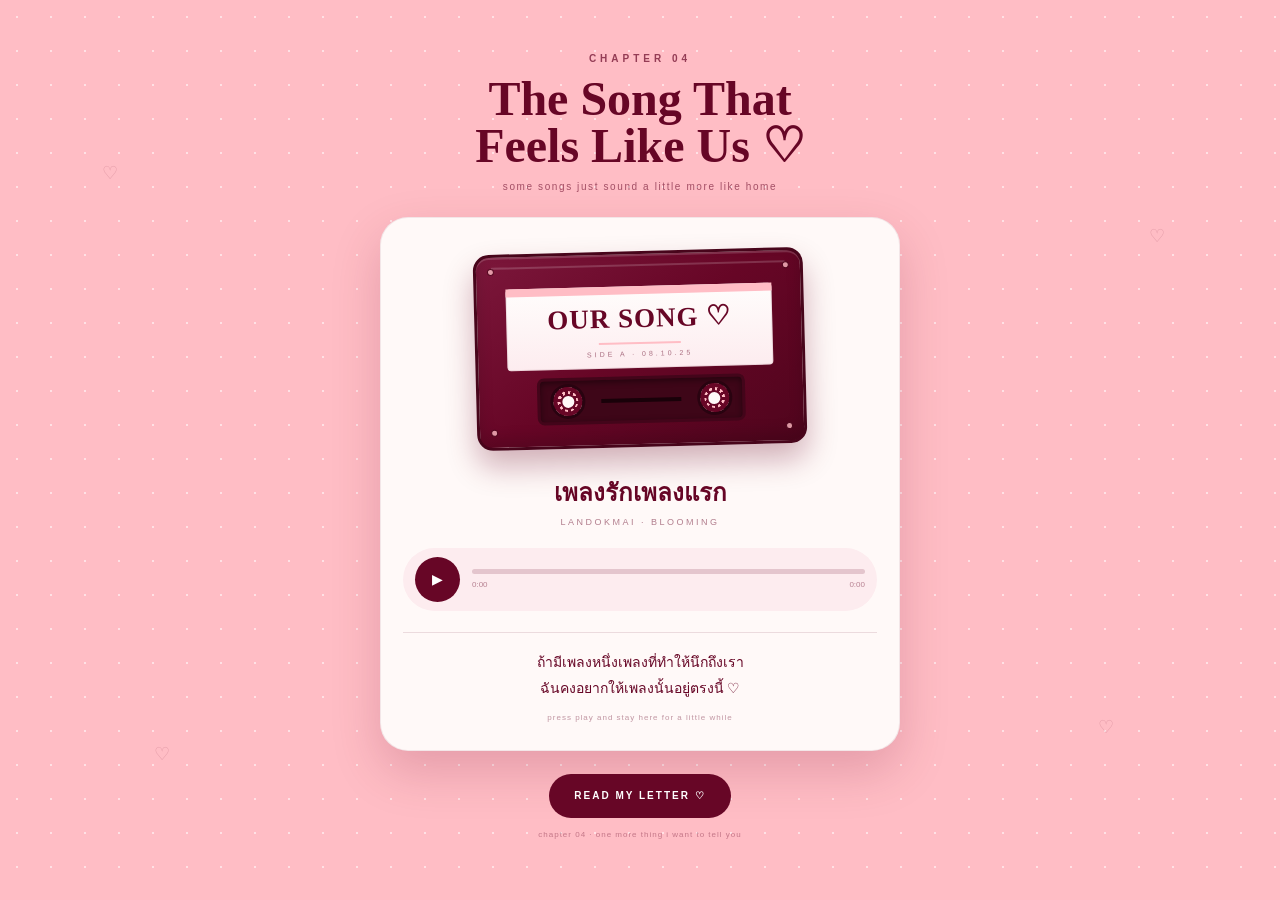
<file: song.html>
<!DOCTYPE html>
<html lang="en">
<head>
<meta charset="UTF-8">
<meta name="viewport" content="width=device-width, initial-scale=1.0">
<title>Our Song ♡</title>

<style>
:root {
  --claret: #670626;
  --pink: #FFBDC5;
  --cream: #FFF9F8;
  --soft: #FDECEF;
}

* {
  box-sizing: border-box;
}

html,
body {
  margin: 0;
  min-height: 100%;
}

body {
  min-height: 100vh;
  background-color: var(--pink);

  background-image:
    radial-gradient(
      circle,
      rgba(255,255,255,.55) 1.4px,
      transparent 1.5px
    );

  background-size: 34px 34px;

  color: var(--claret);

  font-family:
    Georgia,
    "Times New Roman",
    serif;

  display: flex;
  justify-content: center;
  align-items: center;

  padding: 24px 16px;
}

.page {
  width: 100%;
  max-width: 520px;
  text-align: center;
}

.chapter {
  font-family: Arial, sans-serif;
  font-size: 10px;
  font-weight: bold;
  letter-spacing: 4px;
  opacity: .7;
  margin-bottom: 11px;
}

h1 {
  margin: 0;
  font-size: clamp(32px, 9vw, 48px);
  line-height: .98;
  font-weight: 600;
}

.subtitle {
  margin: 12px 0 25px;

  font-family: Arial, sans-serif;
  font-size: 10px;
  letter-spacing: 1.6px;

  opacity: .6;
}

/* MAIN CARD */

.card {
  width: 100%;

  background: var(--cream);

  border-radius: 28px;

  padding: 28px 22px 25px;

  box-shadow:
    0 20px 50px rgba(103,6,38,.18);

  border: 1px solid rgba(103,6,38,.08);
}

/* CASSETTE */

.cassette-area {
  width: 100%;
  display: flex;
  justify-content: center;

  padding: 5px 0 25px;
}

.cassette {
  position: relative;

  width: 330px;
  max-width: 100%;

  aspect-ratio: 1.68 / 1;

  border-radius: 16px;

  background:
    linear-gradient(
      145deg,
      #7c173b 0%,
      #670626 48%,
      #50051d 100%
    );

  border: 3px solid #48051b;

  box-shadow:
    0 16px 30px rgba(103,6,38,.3),
    inset 0 2px 0 rgba(255,255,255,.16),
    inset 0 -8px 15px rgba(0,0,0,.14);

  transform: rotate(-1.5deg);

  transition:
    transform .3s ease,
    box-shadow .3s ease;
}

.cassette.playing {
  transform: rotate(0deg) translateY(-3px);

  box-shadow:
    0 22px 35px rgba(103,6,38,.34),
    inset 0 2px 0 rgba(255,255,255,.16),
    inset 0 -8px 15px rgba(0,0,0,.14);
}

/* TOP HIGHLIGHT */

.top-line {
  position: absolute;

  top: 10px;
  left: 15px;
  right: 15px;

  height: 2px;

  background: rgba(255,255,255,.17);

  border-radius: 10px;
}

/* SCREWS */

.screw {
  position: absolute;

  width: 7px;
  height: 7px;

  border-radius: 50%;

  background: #FFBDC5;

  border: 1px solid #4b061b;

  opacity: .8;
}

.screw-1 {
  top: 11px;
  left: 11px;
}

.screw-2 {
  top: 11px;
  right: 11px;
}

.screw-3 {
  bottom: 11px;
  left: 11px;
}

.screw-4 {
  bottom: 11px;
  right: 11px;
}

/* LABEL */

.label {
  position: absolute;

  left: 9%;
  right: 9%;
  top: 17%;

  height: 43%;

  background:
    linear-gradient(
      180deg,
      #fffdfc 0%,
      #FDECEF 100%
    );

  border-radius: 4px;

  box-shadow:
    inset 0 0 0 1px rgba(103,6,38,.1);

  display: flex;
  flex-direction: column;
  align-items: center;
  justify-content: center;
}

.label-strip {
  position: absolute;

  top: 0;
  left: 0;
  right: 0;

  height: 8px;

  background: var(--pink);
}

.label-title {
  font-size: clamp(20px, 6vw, 27px);

  font-weight: bold;

  letter-spacing: 1px;

  margin-top: 5px;
}

.label-line {
  width: 82px;
  height: 2px;

  background: var(--pink);

  margin: 8px 0 6px;
}

.label-date {
  font-family: Arial, sans-serif;

  font-size: 7px;

  letter-spacing: 3px;

  opacity: .55;
}

/* TAPE WINDOW */

.window {
  position: absolute;

  left: 18%;
  right: 18%;
  bottom: 11%;

  height: 25%;

  border-radius: 7px;

  background: #3e0618;

  border: 3px solid #43051a;

  box-shadow:
    inset 0 2px 6px rgba(0,0,0,.45);

  display: flex;
  align-items: center;
  justify-content: space-between;

  padding: 0 10px;
}

.tape {
  position: absolute;

  left: 30%;
  right: 30%;

  top: 50%;

  height: 4px;

  transform: translateY(-50%);

  background: #190109;
}

/* REELS */

.reel {
  position: relative;

  width: 35px;
  height: 35px;

  border-radius: 50%;

  background:
    repeating-conic-gradient(
      from 0deg,
      #FFBDC5 0deg 18deg,
      #670626 18deg 36deg
    );

  border: 3px solid #290310;

  box-shadow:
    inset 0 0 0 4px #670626;

  z-index: 2;
}

.reel::before {
  content: "";

  position: absolute;

  width: 12px;
  height: 12px;

  left: 50%;
  top: 50%;

  transform: translate(-50%, -50%);

  border-radius: 50%;

  background: var(--cream);

  border: 2px solid var(--claret);
}

.playing .reel {
  animation: rotateReel 1.1s linear infinite;
}

@keyframes rotateReel {
  from {
    transform: rotate(0deg);
  }

  to {
    transform: rotate(360deg);
  }
}

/* SONG INFO */

.song-title {
  margin: 0 0 5px;

  font-size: 24px;

  font-weight: 600;
}

.artist {
  margin: 0 0 21px;

  font-family: Arial, sans-serif;

  font-size: 9px;

  letter-spacing: 2.5px;

  opacity: .5;
}

/* PLAYER */

.player {
  width: 100%;

  display: flex;
  align-items: center;

  gap: 12px;

  padding: 9px 12px;

  background: var(--soft);

  border-radius: 50px;
}

.play-button {
  width: 45px;
  height: 45px;

  flex: 0 0 45px;

  border: 0;

  border-radius: 50%;

  background: var(--claret);

  color: white;

  font-size: 14px;

  cursor: pointer;

  transition: transform .12s ease;
}

.play-button:active {
  transform: scale(.94);
}

.progress-area {
  flex: 1;
  min-width: 0;
}

.progress {
  width: 100%;
  height: 5px;

  background: rgba(103,6,38,.17);

  border-radius: 10px;

  overflow: hidden;

  cursor: pointer;
}

.progress-fill {
  width: 0%;
  height: 100%;

  background: var(--claret);

  border-radius: 10px;

  transition: width .08s linear;
}

.time {
  display: flex;
  justify-content: space-between;

  margin-top: 6px;

  font-family: Arial, sans-serif;

  font-size: 8px;

  opacity: .45;
}

/* MESSAGE */

.message {
  margin-top: 21px;
  padding-top: 17px;

  border-top: 1px solid rgba(103,6,38,.12);

  font-size: 14px;

  line-height: 1.9;
}

.note {
  display: block;

  margin-top: 7px;

  font-family: Arial, sans-serif;

  font-size: 8px;

  letter-spacing: 1px;

  opacity: .4;
}

/* NEXT BUTTON */

.next {
  display: inline-flex;

  min-height: 44px;

  align-items: center;
  justify-content: center;

  margin-top: 23px;

  padding: 0 25px;

  border-radius: 50px;

  background: var(--claret);

  color: white;

  text-decoration: none;

  font-family: Arial, sans-serif;

  font-size: 10px;

  font-weight: bold;

  letter-spacing: 2px;

  transition: .2s ease;
}

.next:hover {
  transform: translateY(-2px);

  box-shadow:
    0 10px 25px rgba(103,6,38,.22);
}

.hint {
  margin-top: 12px;

  font-family: Arial, sans-serif;

  font-size: 8px;

  letter-spacing: 1px;

  opacity: .38;
}

/* FLOATING HEARTS */

.heart {
  position: fixed;

  color: var(--claret);

  opacity: .18;

  font-size: 18px;

  pointer-events: none;

  animation: floatHeart 5s ease-in-out infinite;
}

.heart-1 {
  left: 8%;
  top: 18%;
}

.heart-2 {
  right: 9%;
  top: 25%;
  animation-delay: 1s;
}

.heart-3 {
  left: 12%;
  bottom: 15%;
  animation-delay: 2s;
}

.heart-4 {
  right: 13%;
  bottom: 18%;
  animation-delay: 3s;
}

@keyframes floatHeart {
  0%,
  100% {
    transform: translateY(0);
  }

  50% {
    transform: translateY(-14px);
  }
}

@media (max-width: 430px) {

  body {
    padding: 20px 14px;
  }

  .card {
    padding: 24px 16px 22px;
  }

  .cassette {
    width: 100%;
  }

  .reel {
    width: 31px;
    height: 31px;
  }

  .song-title {
    font-size: 22px;
  }
}
</style>
</head>

<body>

<div class="heart heart-1">♡</div>
<div class="heart heart-2">♡</div>
<div class="heart heart-3">♡</div>
<div class="heart heart-4">♡</div>

<main class="page">

  <div class="chapter">
    CHAPTER 04
  </div>

  <h1>
    The Song That<br>
    Feels Like Us ♡
  </h1>

  <p class="subtitle">
    some songs just sound a little more like home
  </p>

  <section class="card">

    <div class="cassette-area">

      <div class="cassette" id="cassette">

        <div class="top-line"></div>

        <div class="screw screw-1"></div>
        <div class="screw screw-2"></div>
        <div class="screw screw-3"></div>
        <div class="screw screw-4"></div>

        <div class="label">

          <div class="label-strip"></div>

          <div class="label-title">
            OUR SONG ♡
          </div>

          <div class="label-line"></div>

          <div class="label-date">
            SIDE A · 08.10.25
          </div>

        </div>

        <div class="window">

          <div class="reel"></div>

          <div class="tape"></div>

          <div class="reel"></div>

        </div>

      </div>

    </div>

    <h2 class="song-title">
      เพลงรักเพลงแรก
    </h2>

    <p class="artist">
      LANDOKMAI · BLOOMING
    </p>

    <div class="player">

      <button
        type="button"
        class="play-button"
        id="playButton">
        ▶
      </button>

      <div class="progress-area">

        <div
          class="progress"
          id="progress">

          <div
            class="progress-fill"
            id="progressFill">
          </div>

        </div>

        <div class="time">

          <span id="currentTime">
            0:00
          </span>

          <span id="duration">
            0:00
          </span>

        </div>

      </div>

    </div>

    <div class="message">

      ถ้ามีเพลงหนึ่งเพลงที่ทำให้นึกถึงเรา
      <br>
      ฉันคงอยากให้เพลงนั้นอยู่ตรงนี้ ♡

      <span class="note">
        press play and stay here for a little while
      </span>

    </div>

  </section>

  <a
    class="next"
    href="letter.html">
    READ MY LETTER ♡
  </a>

  <p class="hint">
    chapter 04 · one more thing i want to tell you
  </p>

</main>


<!-- REAL SONG -->

<audio
  id="audio"
  preload="metadata"
  src="https://res.cloudinary.com/njpn5bqv/video/upload/v1793954616/LANDOKMAI_-_%E0%B9%80%E0%B8%9E%E0%B8%A5%E0%B8%87%E0%B8%A3%E0%B8%B1%E0%B8%81%E0%B9%80%E0%B8%9E%E0%B8%A5%E0%B8%87%E0%B9%81%E0%B8%A3%E0%B8%81_Blooming_Official_MV.mp3">
</audio>


<script>
(function () {

  const audio = document.getElementById("audio");
  const button = document.getElementById("playButton");
  const cassette = document.getElementById("cassette");
  const progress = document.getElementById("progress");
  const fill = document.getElementById("progressFill");
  const current = document.getElementById("currentTime");
  const duration = document.getElementById("duration");


  function formatTime(seconds) {

    if (!Number.isFinite(seconds)) {
      return "0:00";
    }

    const minutes = Math.floor(seconds / 60);

    const secondsPart =
      Math.floor(seconds % 60)
        .toString()
        .padStart(2, "0");

    return minutes + ":" + secondsPart;
  }


  function updateProgress() {

    if (!Number.isFinite(audio.duration) ||
        audio.duration <= 0) {
      return;
    }

    const percent =
      (audio.currentTime / audio.duration) * 100;

    fill.style.width =
      Math.min(100, Math.max(0, percent)) + "%";

    current.textContent =
      formatTime(audio.currentTime);

    duration.textContent =
      formatTime(audio.duration);
  }


  audio.addEventListener(
    "loadedmetadata",
    function () {

      duration.textContent =
        formatTime(audio.duration);

      current.textContent =
        formatTime(audio.currentTime);

    }
  );


  audio.addEventListener(
    "timeupdate",
    updateProgress
  );


  button.addEventListener(
    "click",
    async function () {

      if (audio.paused) {

        try {

          await audio.play();

        } catch (error) {

          console.error(
            "Could not play audio:",
            error
          );

        }

      } else {

        audio.pause();

      }

    }
  );


  audio.addEventListener(
    "play",
    function () {

      button.textContent = "Ⅱ";

      cassette.classList.add("playing");

    }
  );


  audio.addEventListener(
    "pause",
    function () {

      button.textContent = "▶";

      cassette.classList.remove("playing");

    }
  );


  audio.addEventListener(
    "ended",
    function () {

      button.textContent = "▶";

      cassette.classList.remove("playing");

      fill.style.width = "0%";

      current.textContent = "0:00";

    }
  );


  progress.addEventListener(
    "click",
    function (event) {

      if (!Number.isFinite(audio.duration) ||
          audio.duration <= 0) {
        return;
      }

      const rect =
        progress.getBoundingClientRect();

      let ratio =
        (event.clientX - rect.left) / rect.width;

      ratio =
        Math.max(0, Math.min(1, ratio));

      audio.currentTime =
        ratio * audio.duration;

      updateProgress();

    }
  );

})();
</script>

</body>
</html>
</file>
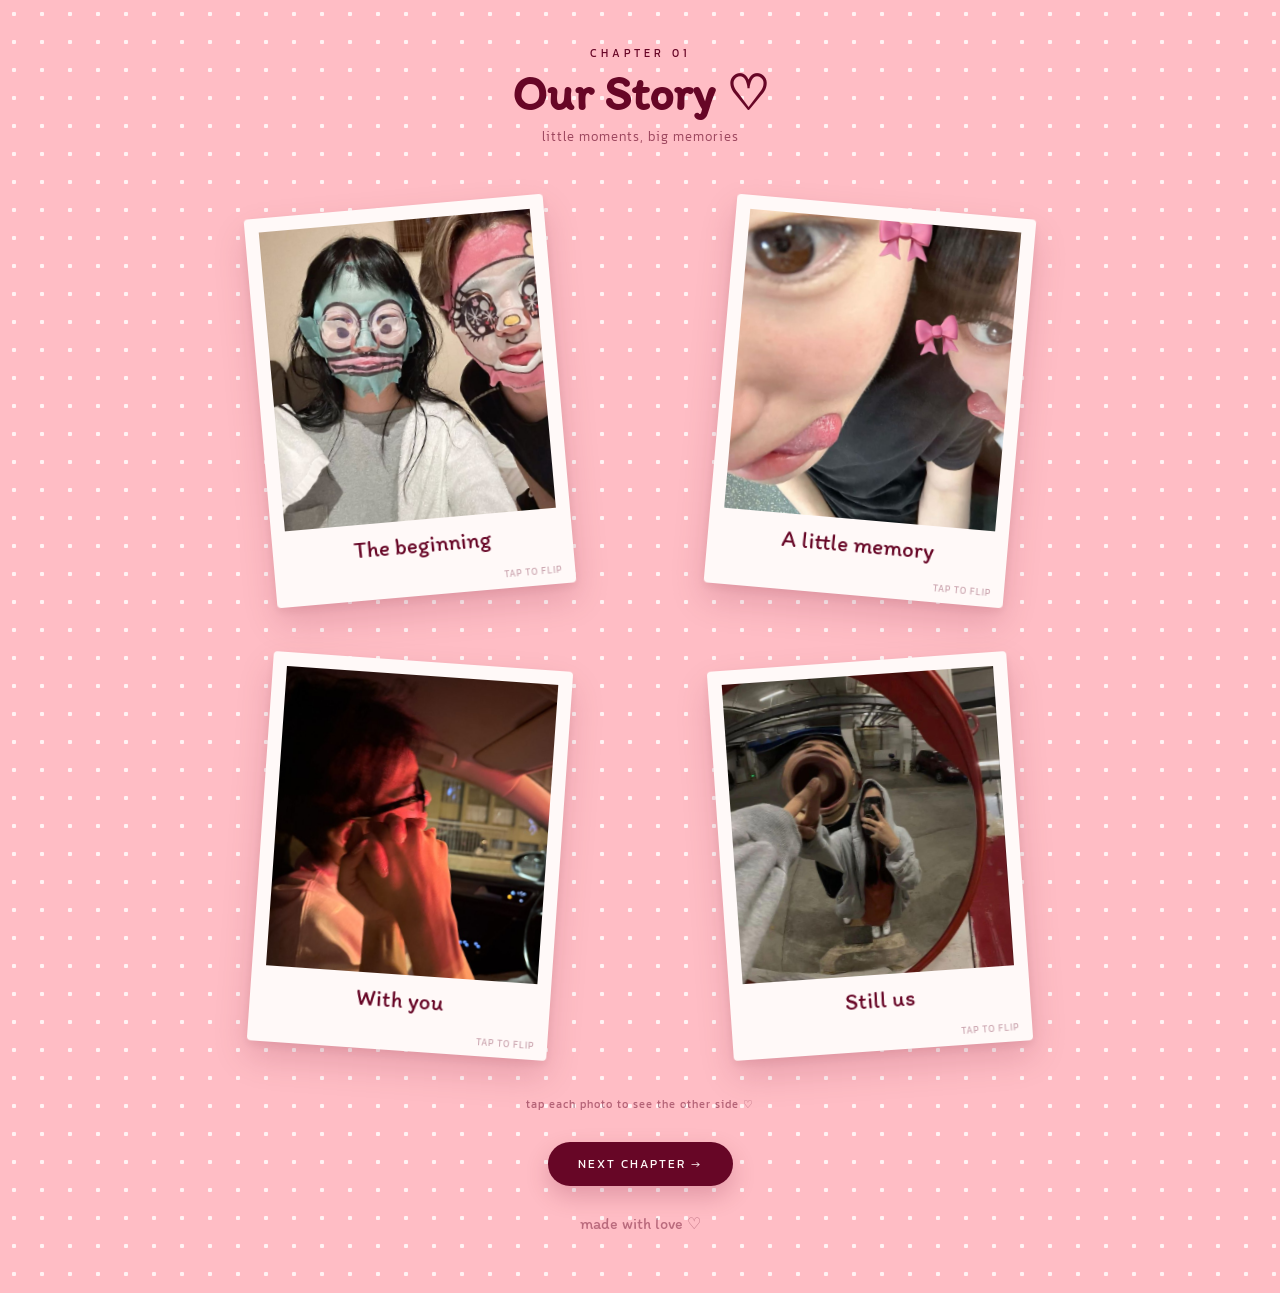
<file: story.html>
<!DOCTYPE html>
<html lang="en">
<head>
  <meta charset="UTF-8">
  <meta name="viewport" content="width=device-width, initial-scale=1.0">

  <title>Our Story ♡</title>

  <link rel="preconnect" href="https://fonts.googleapis.com">
  <link rel="preconnect" href="https://fonts.gstatic.com" crossorigin>
  <link href="https://fonts.googleapis.com/css2?family=Itim&family=Kanit:wght@300;400;500&display=swap" rel="stylesheet">

  <style>
    * {
      box-sizing: border-box;
      margin: 0;
      padding: 0;
    }

    body {
      min-height: 100vh;
      font-family: "Kanit", sans-serif;
      color: #670626;

      background-color: #ffbdc5;

      background-image:
        radial-gradient(
          circle,
          rgba(255,255,255,0.8) 2px,
          transparent 2.5px
        );

      background-size: 28px 28px;

      overflow-x: hidden;
    }

    .page {
      width: 100%;
      min-height: 100vh;
      padding: 45px 20px 60px;
    }

    /* HEADER */

    .header {
      text-align: center;
      margin-bottom: 40px;
    }

    .chapter {
      font-size: 11px;
      letter-spacing: 4px;
      margin-bottom: 8px;
      color: #670626;
    }

    .title {
      font-family: "Itim", cursive;
      font-size: 48px;
      line-height: 1;
      margin-bottom: 10px;
      color: #670626;
    }

    .subtitle {
      font-size: 13px;
      font-weight: 300;
      color: rgba(103,6,38,0.65);
      letter-spacing: 1px;
    }

    /* POLAROID GRID */

    .polaroid-container {
      width: 100%;
      max-width: 900px;
      margin: 0 auto;

      display: grid;
      grid-template-columns: repeat(2, 1fr);

      gap: 65px 50px;

      padding: 20px 15px 40px;
    }

    /* EACH CARD */

    .polaroid {
      width: 100%;
      max-width: 300px;
      height: 390px;

      margin: 0 auto;

      perspective: 1200px;

      cursor: pointer;
    }

    /* DIFFERENT ROTATIONS */

    .polaroid:nth-child(1) {
      transform: rotate(-5deg);
    }

    .polaroid:nth-child(2) {
      transform: rotate(5deg);
    }

    .polaroid:nth-child(3) {
      transform: rotate(4deg);
    }

    .polaroid:nth-child(4) {
      transform: rotate(-4deg);
    }

    /* INNER */

    .inner {
      position: relative;

      width: 100%;
      height: 100%;

      transform-style: preserve-3d;

      transition:
        transform 0.8s cubic-bezier(.2,.7,.2,1);
    }

    .polaroid.flipped .inner {
      transform: rotateY(180deg);
    }

    /* FRONT + BACK */

    .front,
    .back {
      position: absolute;

      inset: 0;

      width: 100%;
      height: 100%;

      background: #fff9f8;

      border-radius: 4px;

      box-shadow:
        0 16px 35px rgba(103,6,38,0.16),
        0 4px 10px rgba(103,6,38,0.08);

      backface-visibility: hidden;
      -webkit-backface-visibility: hidden;
    }

    /* FRONT */

    .front {
      padding: 14px 14px 25px;
    }

    .front img {
      display: block;

      width: 100%;
      height: 300px;

      object-fit: cover;

      background: #fdecef;
    }

    .caption {
      height: 50px;

      display: flex;
      align-items: center;
      justify-content: center;

      font-family: "Itim", cursive;

      font-size: 23px;

      color: #670626;

      text-align: center;
    }

    .tap {
      position: absolute;

      right: 13px;
      bottom: 7px;

      font-size: 9px;

      letter-spacing: 1px;

      color: rgba(103,6,38,0.35);
    }

    /* BACK */

    .back {
      transform: rotateY(180deg);

      padding: 35px;

      display: flex;

      align-items: center;
      justify-content: center;

      text-align: center;

      flex-direction: column;
    }

    .heart {
      font-family: "Itim", cursive;

      font-size: 44px;

      margin-bottom: 15px;

      color: #670626;
    }

    .back-title {
      font-family: "Itim", cursive;

      font-size: 28px;

      margin-bottom: 14px;

      color: #670626;
    }

    .back-text {
      font-size: 14px;

      line-height: 2;

      font-weight: 300;

      color: rgba(103,6,38,0.78);
    }

    /* HINT */

    .hint {
      text-align: center;

      font-size: 11px;

      letter-spacing: 1px;

      color: rgba(103,6,38,0.5);

      margin-top: 5px;
    }

    /* NEXT */

    .next-area {
      display: flex;

      justify-content: center;

      margin-top: 30px;
    }

    .next-btn {
      display: inline-flex;

      align-items: center;
      justify-content: center;

      min-width: 185px;

      padding: 13px 28px;

      background: #670626;

      color: #fff9f8;

      text-decoration: none;

      border-radius: 999px;

      font-size: 12px;

      letter-spacing: 2px;

      box-shadow:
        0 10px 25px rgba(103,6,38,0.2);

      transition: 0.25s ease;
    }

    .next-btn:hover {
      transform: translateY(-3px);
    }

    .footer {
      text-align: center;

      margin-top: 28px;

      font-family: "Itim", cursive;

      font-size: 16px;

      color: rgba(103,6,38,0.45);
    }

    /* MOBILE */

    @media (max-width: 700px) {

      .page {
        padding: 35px 15px 50px;
      }

      .title {
        font-size: 43px;
      }

      .polaroid-container {
        grid-template-columns: 1fr;

        gap: 55px;

        padding-left: 5px;
        padding-right: 5px;
      }

      .polaroid {
        width: 280px;
        height: 365px;
      }

      .front img {
        height: 280px;
      }
    }

    @media (max-width: 380px) {

      .polaroid {
        width: 255px;
        height: 340px;
      }

      .front img {
        height: 255px;
      }

      .caption {
        font-size: 21px;
      }
    }
  </style>
</head>

<body>

<div class="page">

  <!-- HEADER -->

  <header class="header">

    <div class="chapter">
      CHAPTER 01
    </div>

    <h1 class="title">
      Our Story ♡
    </h1>

    <p class="subtitle">
      little moments, big memories
    </p>

  </header>


  <!-- 4 POLAROIDS -->

  <section class="polaroid-container">


    <!-- CARD 1 -->

    <div class="polaroid" onclick="flipCard(this)">

      <div class="inner">

        <div class="front">

          <img
            src="story-01.jpg"
            alt="Our Story 01"
          >

          <div class="caption">
            The beginning
          </div>

          <div class="tap">
            TAP TO FLIP
          </div>

        </div>


        <div class="back">

          <div class="heart">
            ♡
          </div>

          <div class="back-title">
            The beginning
          </div>

          <div class="back-text">
            ทุกอย่างเริ่มต้น
            จากวันธรรมดาวันหนึ่ง

            และกลายเป็น
            วันที่ฉันจำได้เสมอ
          </div>

        </div>

      </div>

    </div>


    <!-- CARD 2 -->

    <div class="polaroid" onclick="flipCard(this)">

      <div class="inner">

        <div class="front">

          <img
            src="story-02.jpg"
            alt="Our Story 02"
          >

          <div class="caption">
            A little memory
          </div>

          <div class="tap">
            TAP TO FLIP
          </div>

        </div>


        <div class="back">

          <div class="heart">
            ♡
          </div>

          <div class="back-title">
            A little memory
          </div>

          <div class="back-text">
            จากคนสองคน
            ค่อย ๆ กลายเป็นคำว่าเรา

            มีทั้งเสียงหัวเราะ
            และช่วงเวลาที่อยากเก็บไว้
          </div>

        </div>

      </div>

    </div>


    <!-- CARD 3 -->

    <div class="polaroid" onclick="flipCard(this)">

      <div class="inner">

        <div class="front">

          <img
            src="story-03.jpg"
            alt="Our Story 03"
          >

          <div class="caption">
            With you
          </div>

          <div class="tap">
            TAP TO FLIP
          </div>

        </div>


        <div class="back">

          <div class="heart">
            ♡
          </div>

          <div class="back-title">
            With you
          </div>

          <div class="back-text">
            ถึงบางวันจะไม่ได้อยู่ใกล้กัน

            แต่แค่รู้ว่ายังมีเธอ
            อยู่ตรงนี้

            ก็ทำให้ทุกวันมีความหมาย
          </div>

        </div>

      </div>

    </div>


    <!-- CARD 4 -->

    <div class="polaroid" onclick="flipCard(this)">

      <div class="inner">

        <div class="front">

          <img
            src="story-04.jpg"
            alt="Our Story 04"
          >

          <div class="caption">
            Still us
          </div>

          <div class="tap">
            TAP TO FLIP
          </div>

        </div>


        <div class="back">

          <div class="heart">
            ♡
          </div>

          <div class="back-title">
            Still us
          </div>

          <div class="back-text">
            และไม่ว่าเวลาจะผ่านไปแค่ไหน

            ฉันก็ยังเลือกเธอ
            เหมือนเดิม

            ทุกครั้งที่มีโอกาสเลือก
          </div>

        </div>

      </div>

    </div>


  </section>


  <!-- HINT -->

  <div class="hint">
    tap each photo to see the other side ♡
  </div>


  <!-- NEXT -->

  <div class="next-area">

    <a href="quiz.html" class="next-btn">
      NEXT CHAPTER →
    </a>

  </div>


  <div class="footer">
    made with love ♡
  </div>

</div>


<script>
  function flipCard(card) {
    card.classList.toggle("flipped");
  }
</script>

</body>
</html>
</file>
